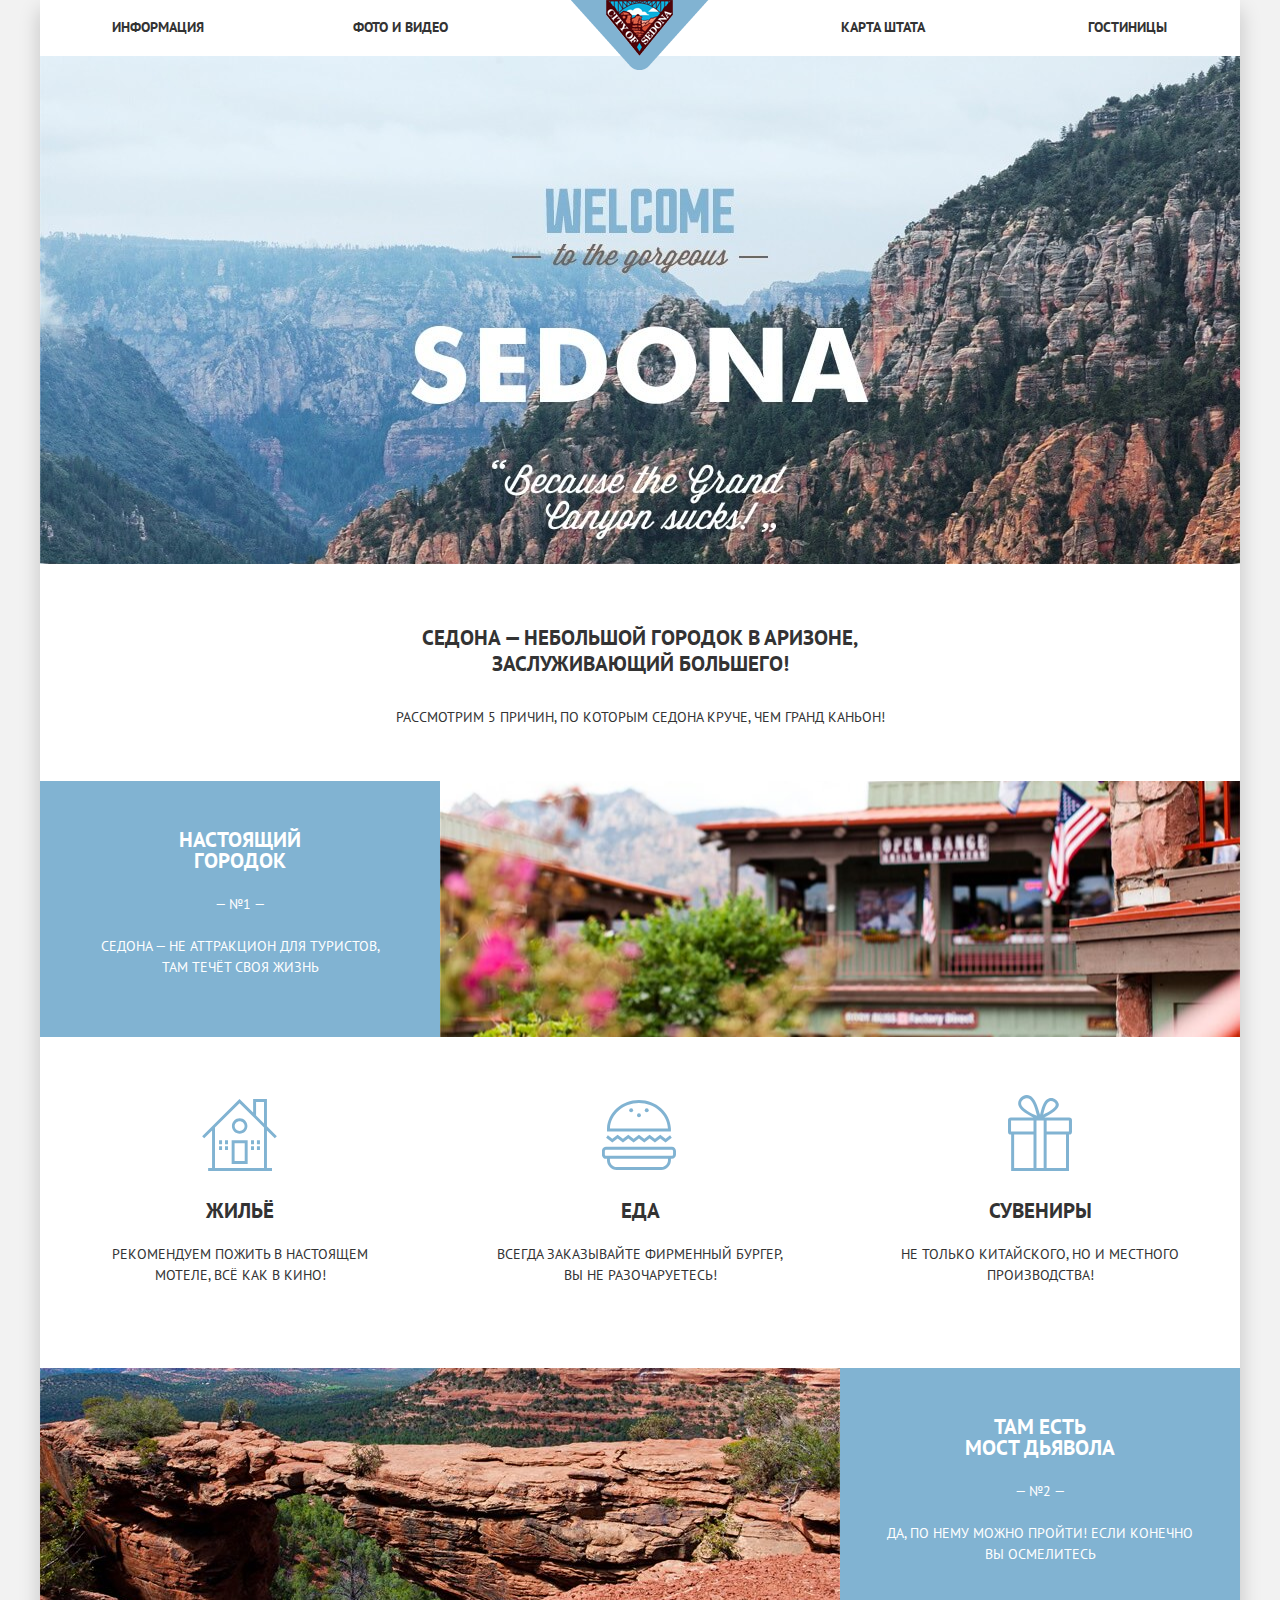
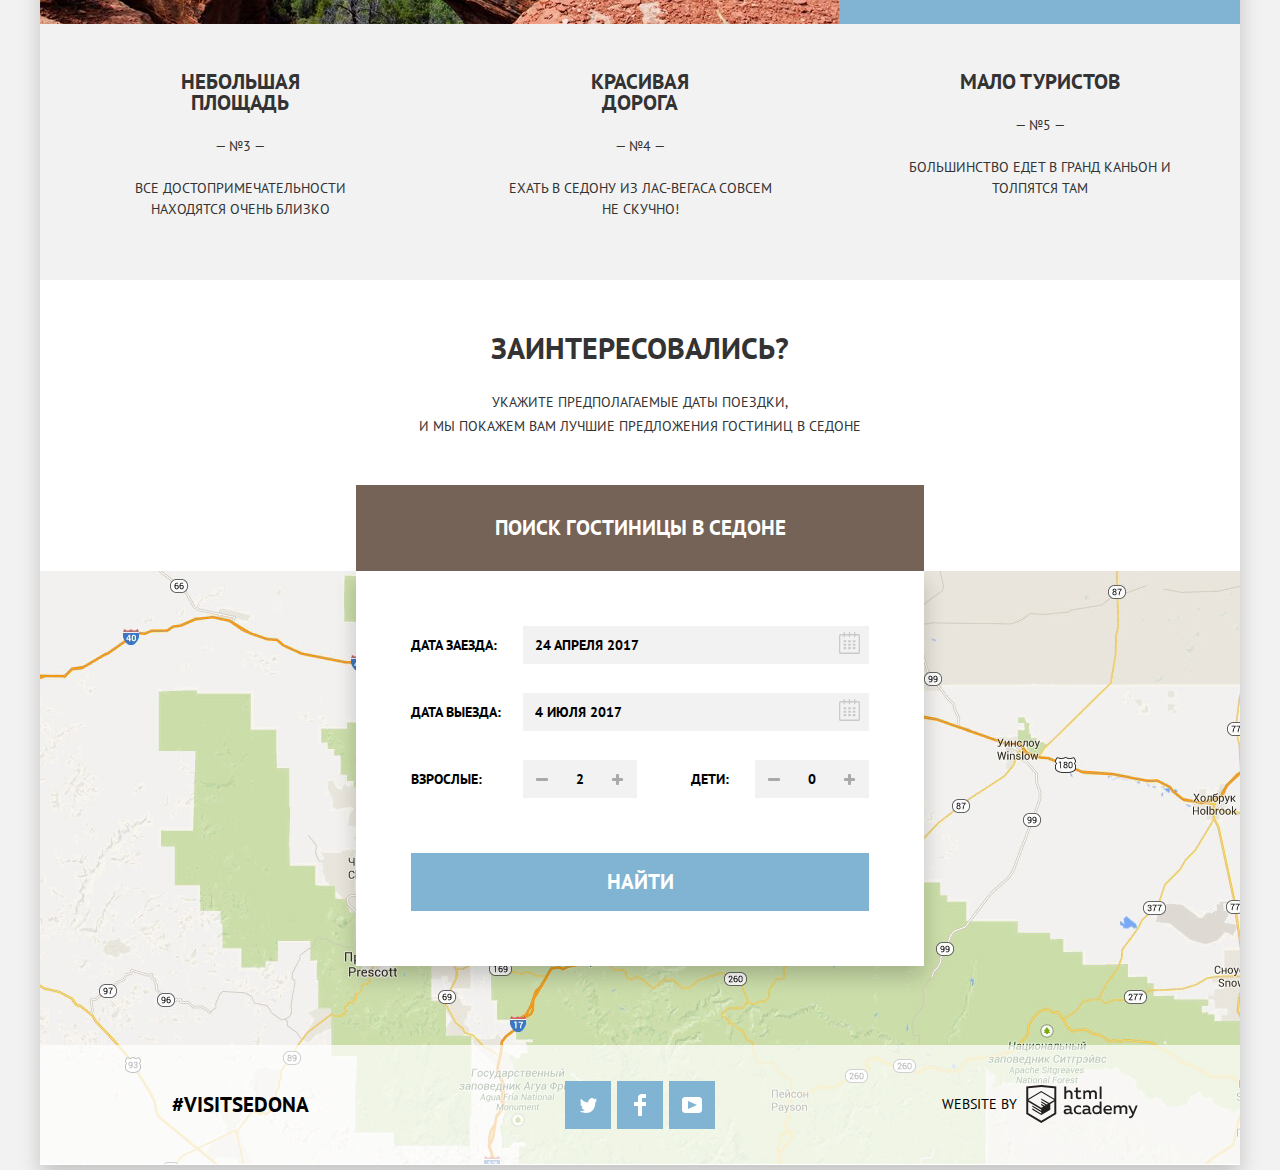
<file: index.html>
<!DOCTYPE html>
<html lang="ru">

<head>
  <meta charset="utf-8">
  <title>Главная &mdash; &laquo;Седона&raquo;</title>
  <link href="https://fonts.googleapis.com/css?family=PT+Sans:400,700&amp;subset=latin,cyrillic" rel="stylesheet" type="text/css">
  <link href="css/normalize.min.css" rel="stylesheet">
  <link href="css/style.css" rel="stylesheet">
</head>

<body>
  <div class="container">
    <header class="main-header">
      <nav class="main-navigation">
        <a class="main-header-logo">
          <img src="img/navigation-logo.png" width="138" height="70" alt="Sedona">
        </a>
        <ul class="site-navigation">
          <li class="site-navigation-item site-navigation-item-info">
            <a class="site-navigation-link" href="#">Информация</a>
          </li>
          <li class="site-navigation-item site-navigation-item-photo-and-video">
            <a class="site-navigation-link" href="#">Фото и видео</a>
          </li>
          <li class="site-navigation-item site-navigation-item-map">
            <a class="site-navigation-link" href="#">Карта штата</a>
          </li>
          <li class="site-navigation-item site-navigation-item-hotels">
            <a class="site-navigation-link" href="catalog.html">Гостиницы</a>
          </li>
        </ul>
      </nav>
    </header>
    <main>
      <div class="promo">
        <h1 class="visually-hidden">Sedona</h1>
      </div>
      <section class="intro">
        <div class="intro-wrapper">
          <h2 class="intro-title">Седона &mdash; небольшой городок в аризоне, заслуживающий большего!</h2>
          <p class="intro-text">Рассмотрим 5 причин, по которым седона круче, чем гранд каньон!</p>
        </div>
      </section>
      <section class="features">
        <div class="features-wrapper city">
          <h2 class="features-title">Настоящий городок</h2>
          <span>&mdash; №1 &mdash;</span>
          <p class="features-text">Седона &mdash; не аттракцион для туристов, там течёт своя жизнь</p>
        </div>
        <div class="city-poster">
          <img src="img/this-town.jpg" width="800" height="256" alt="Изображение города">
        </div>
      </section>
      <section class="goods-and-services">
        <ul class="goods-and-services-list">
          <li class="goods-and-services-item contains-icon-housing">
            <h2 class="goods-and-services-item-title">Жильё</h2>
            <p class="goods-and-services-item-text">Рекомендуем пожить в настоящем мотеле, всё как в кино!</p>
          </li>
          <li class="goods-and-services-item contains-icon-food">
            <h2 class="goods-and-services-item-title">Еда</h2>
            <p class="goods-and-services-item-text">Всегда заказывайте фирменный бургер, вы не разочаруетесь!</p>
          </li>
          <li class="goods-and-services-item contains-icon-souvenirs">
            <h2 class="goods-and-services-item-title">Сувениры</h2>
            <p class="goods-and-services-item-text">Не только китайского, но и местного производства!</p>
          </li>
        </ul>
      </section>
      <section class="features">
        <div class="bridge-poster">
          <img src="img/devil's-bridge.jpg" width="800" height="256" alt="Изображение моста">
        </div>
        <div class="features-wrapper bridge">
          <h2 class="features-title">Там есть<br> мост дьявола</h2>
          <span>&mdash; №2 &mdash;</span>
          <p class="features-text">Да, по нему можно пройти! Если конечно вы осмелитесь</p>
        </div>
      </section>
      <section class="more-features">
        <ul class="more-features-list">
          <li class="more-features-item">
            <h2 class="more-features-item-title">Небольшая площадь</h2>
            <span>&mdash; №3 &mdash;</span>
            <p class="more-features-item-text">Все достопримечательности находятся очень близко</p>
          </li>
          <li class="more-features-item">
            <h2 class="more-features-item-title">Красивая дорога</h2>
            <span>&mdash; №4 &mdash;</span>
            <p class="more-features-item-text">Ехать в Седону из Лас-Вегаса совсем не скучно!</p>
          </li>
          <li class="more-features-item">
            <h2 class="more-features-item-title">Мало туристов</h2>
            <span>&mdash; №5 &mdash;</span>
            <p class="more-features-item-text">Большинство едет в Гранд Каньон и толпятся там</p>
          </li>
        </ul>
      </section>
      <section class="order">
        <div class="order-info">
          <h2 class="order-title">Заинтересовались?</h2>
          <p class="order-text">Укажите предполагаемые даты поездки,
            <br> и мы покажем вам лучшие предложения гостиниц в седоне</p>
        </div>
        <div class="order-map-wrapper">
          <div class="order-form-wrapper">
            <button class="order-open-btn btn btn-top btn-action" type="button" name="search-open">Поиск гостиницы в Седоне</button>
            <form class="order-form" action="https://echo.htmlacademy.ru" method="get">
              <div class="order-form-row">
                <label class="order-form-label" for="check-in">Дата заезда:</label>
                <div class="order-form-input-wrapper order-form-input-wrapper-calendar">
                  <input class="order-form-input" type="text" placeholder="24 апреля 2017" id="check-in" name="check-in">
                  <button class="order-form-calendar-btn" type="button" name="calendar" aria-label="Выбор даты заезда с помощью календаря">
                    <svg class="order-form-calendar-icon" xmlns="http://www.w3.org/2000/svg" width="21" height="22" viewBox="0 0 21 22">
                      <path d="M19.25 2.025h-2.844V.648c0-.38-.294-.69-.656-.69-.363 0-.656.31-.656.69v1.377h-3.938V.648c0-.38-.294-.69-.655-.69-.362 0-.656.31-.656.69v1.377H5.906V.648c0-.38-.294-.69-.656-.69-.363 0-.657.31-.657.69v1.377H1.75C.784 2.025 0 2.847 0 3.862v16.302C0 21.18.784 22 1.75 22h17.5c.967 0 1.75-.82 1.75-1.836V3.862c0-1.015-.783-1.837-1.75-1.837zm.438 18.14c0 .252-.195.458-.437.458H1.75c-.24 0-.438-.206-.438-.46v-16.3c0-.254.196-.46.438-.46h2.844V4.78c0 .382.294.69.657.69.363 0 .657-.308.657-.69V3.404h3.938V4.78c0 .382.294.69.657.69.36 0 .655-.308.655-.69V3.404h3.938V4.78c0 .382.293.69.656.69.363 0 .657-.308.657-.69V3.404h2.845c.24 0 .437.206.437.46v16.3z" />
                      <path d="M4.594 8.225H7.22v2.066H4.593zM4.594 11.668H7.22v2.067H4.593zM4.594 15.112H7.22v2.066H4.593zM9.188 15.112h2.625v2.066H9.188zM9.188 11.668h2.625v2.067H9.188zM9.188 8.225h2.625v2.066H9.188zM13.78 15.112h2.626v2.066H13.78zM13.78 11.668h2.626v2.067H13.78zM13.78 8.225h2.626v2.066H13.78z" />
                    </svg>
                  </button>
                </div>
              </div>
              <div class="order-form-row">
                <label class="order-form-label" for="check-out">Дата выезда:</label>
                <div class="order-form-input-wrapper order-form-input-wrapper-calendar">
                  <input class="order-form-input" type="text" placeholder="4 июля 2017" id="check-out" name="check-out">
                  <button class="order-form-calendar-btn" type="button" name="calendar" aria-label="Выбор даты выезда с помощью календаря">
                    <svg class="order-form-calendar-icon" xmlns="http://www.w3.org/2000/svg" width="21" height="22" viewBox="0 0 21 22">
                      <path d="M19.25 2.025h-2.844V.648c0-.38-.294-.69-.656-.69-.363 0-.656.31-.656.69v1.377h-3.938V.648c0-.38-.294-.69-.655-.69-.362 0-.656.31-.656.69v1.377H5.906V.648c0-.38-.294-.69-.656-.69-.363 0-.657.31-.657.69v1.377H1.75C.784 2.025 0 2.847 0 3.862v16.302C0 21.18.784 22 1.75 22h17.5c.967 0 1.75-.82 1.75-1.836V3.862c0-1.015-.783-1.837-1.75-1.837zm.438 18.14c0 .252-.195.458-.437.458H1.75c-.24 0-.438-.206-.438-.46v-16.3c0-.254.196-.46.438-.46h2.844V4.78c0 .382.294.69.657.69.363 0 .657-.308.657-.69V3.404h3.938V4.78c0 .382.294.69.657.69.36 0 .655-.308.655-.69V3.404h3.938V4.78c0 .382.293.69.656.69.363 0 .657-.308.657-.69V3.404h2.845c.24 0 .437.206.437.46v16.3z" />
                      <path d="M4.594 8.225H7.22v2.066H4.593zM4.594 11.668H7.22v2.067H4.593zM4.594 15.112H7.22v2.066H4.593zM9.188 15.112h2.625v2.066H9.188zM9.188 11.668h2.625v2.067H9.188zM9.188 8.225h2.625v2.066H9.188zM13.78 15.112h2.626v2.066H13.78zM13.78 11.668h2.626v2.067H13.78zM13.78 8.225h2.626v2.066H13.78z" />
                    </svg>
                  </button>
                </div>
              </div>
              <div class="order-form-row order-form-row-columns">
                <div class="order-form-column order-form-column-1">
                  <label class="order-form-label" for="adults">Взрослые:</label>
                  <div class="order-form-input-wrapper order-form-input-wrapper-counter">
                    <button class="order-form-input-control order-form-input-control-decrease" type="button">
                      <span class="visually-hidden">Увеличить</span>
                    </button>
                    <input class="order-form-input" type="text" value="2" id="adults" name="adults">
                    <button class="order-form-input-control order-form-input-control-increase" type="button">
                      <span class="visually-hidden">Уменьшить</span>
                    </button>
                  </div>
                </div>
                <div class="order-form-column order-form-column-2">
                  <label class="order-form-label" for="children">Дети:</label>
                  <div class="order-form-input-wrapper order-form-input-wrapper-counter">
                    <button class="order-form-input-control order-form-input-control-decrease" type="button">
                      <span class="visually-hidden">Увеличить</span>
                    </button>
                    <input class="order-form-input" type="text" value="0" id="children" name="kids">
                    <button class="order-form-input-control order-form-input-control-increase" type="button">
                      <span class="visually-hidden">Уменьшить</span>
                    </button>
                  </div>
                </div>
              </div>
              <button class="order-form-submit btn btn-lower" type="submit" name="search-submit">Найти</button>
            </form>
          </div>
          <section class="map">
            <h2 class="visually-hidden">Расположение Седоны на карте</h2>
            <img class="image-of-map" src="img/map.jpg" width="1200" height="593" alt="Седона на карте">
            <div class="map-content">
              <span class="visually-hidden">Расположение Седоны на карте</span>
              <iframe src="https://www.google.com/maps/embed?pb=!1m18!1m12!1m3!1d13094.228363493972!2d-111.76162156629346!3d34.86735470447219!2m3!1f0!2f0!3f0!3m2!1i1024!2i768!4f13.1!3m3!1m2!1s0x872da132f942b00d%3A0x5548c523fa6c8efd!2z0KHQtdC00L7QvdCwLCDQkNGA0LjQt9C-0L3QsCwg0KHQqNCQ!5e0!3m2!1sru!2sru!4v1418053046776" width="1200" height="600" style="border:0"></iframe>
            </div>
          </section>
        </div>
      </section>
    </main>
    <footer class="main-footer">
      <div class="homepage-footer">
        <section class="footer-tag">
          <span class="hashtag">#visitsedona</span>
        </section>
        <section class="footer-social">
          <ul class="social-list">
            <li class="social-list-item">
              <a class="social-link social-link-twitter" href="#">
              <span class="visually-hidden">Твиттер</span>
            </a>
            </li>
            <li class="social-list-item">
              <a class="social-link social-link-facebook" href="#">
              <span class="visually-hidden">Фейсбук</span>
            </a>
            </li>
            <li class="social-list-item">
              <a class="social-link social-link-youtube" href="#">
              <span class="visually-hidden">Ютуб</span>
            </a>
            </li>
          </ul>
        </section>
        <section class="footer-copyright">
          <div class="footer-copyright-wrapper">
            <span class="footer-copyright-text">website by</span>
            <a class="htmlacademy-logo footer-copyright-logo-link" href="https://htmlacademy.ru/intensive/htmlcss" aria-label="Переход на сайт разработчика сайта Седоны">
              <svg class="footer-copyright-logo" id="Layer_1" data-name="Layer 1" xmlns="http://www.w3.org/2000/svg" viewBox="0 0 108.08 36.85">
                <title>logo-htmlacademy-small1</title>
                <path d="M44.61,26.88a2,2,0,0,0,.55-0.1v1.33a3.25,3.25,0,0,1-1.18.21,1.67,1.67,0,0,1-1.67-1,4.84,4.84,0,0,1-3.14,1.08c-1.51,0-2.91-.83-2.91-2.55,0-2.13,2-2.79,3.71-2.79a11.08,11.08,0,0,1,2.17.25v-0.3c0-1-.76-1.77-2.19-1.77a7.42,7.42,0,0,0-3,.64v-1.7a10.21,10.21,0,0,1,3.19-.55c2.36,0,3.81,1.12,3.81,3.65v3a0.54,0.54,0,0,0,.49.59h0.17Zm-6.44-1.13A1.35,1.35,0,0,0,39.63,27h0.11a3.39,3.39,0,0,0,2.41-1V24.58a9.72,9.72,0,0,0-1.81-.21c-1,0-2.16.33-2.16,1.38h0Zm12.36-6.11a5,5,0,0,1,2.57.64V22a4.08,4.08,0,0,0-2.3-.7,2.75,2.75,0,1,0,0,5.49,5,5,0,0,0,2.43-.64v1.71a6.27,6.27,0,0,1-2.76.57A4.21,4.21,0,0,1,46,24.51q0-.21,0-0.41a4.32,4.32,0,0,1,4.18-4.46h0.38Zm12.17,7.24a2,2,0,0,0,.55-0.1v1.33a3.25,3.25,0,0,1-1.18.21,1.67,1.67,0,0,1-1.67-1,4.84,4.84,0,0,1-3.14,1.08c-1.51,0-2.91-.83-2.91-2.55,0-2.13,2-2.79,3.71-2.79a11.08,11.08,0,0,1,2.17.25v-0.3c0-1-.76-1.77-2.19-1.77a7.42,7.42,0,0,0-3,.64v-1.7a10.21,10.21,0,0,1,3.19-.55c2.36,0,3.81,1.12,3.81,3.65v3a0.54,0.54,0,0,0,.49.59h0.17Zm-6.44-1.13A1.35,1.35,0,0,0,57.73,27h0.11a3.39,3.39,0,0,0,2.41-1V24.58a9.72,9.72,0,0,0-1.81-.21c-1.06,0-2.16.33-2.16,1.38h0ZM73,16V28.2H71.35V26.88a3.88,3.88,0,0,1-3.19,1.54,4.4,4.4,0,0,1,0-8.78,3.81,3.81,0,0,1,3,1.3V16H73Zm-4.53,5.22a2.76,2.76,0,1,0,0,5.52A2.86,2.86,0,0,0,71.15,25V23A2.91,2.91,0,0,0,68.49,21.27ZM79,19.64c3.31,0,4.46,2.68,3.92,5.09H76.7c0.21,1.5,1.67,2.11,3.19,2.11a6.11,6.11,0,0,0,2.64-.59v1.6a7.14,7.14,0,0,1-3,.57C77,28.42,74.78,27,74.78,24a4.18,4.18,0,0,1,4-4.39H79Zm0.09,1.54a2.28,2.28,0,0,0-2.44,2.1v0.06H81.3A2,2,0,0,0,79.13,21.18Zm5.73,7V19.87h1.65v1a3.81,3.81,0,0,1,2.78-1.27A2.86,2.86,0,0,1,91.89,21a4.12,4.12,0,0,1,2.91-1.33A3.06,3.06,0,0,1,98,23V28.2h-1.9V23.05a1.59,1.59,0,0,0-1.42-1.75H94.42a2.8,2.8,0,0,0-2.07,1.12V28.2h-1.9V23.05A1.59,1.59,0,0,0,89,21.31H88.8a3,3,0,0,0-2.21,1.29v5.63H84.86Zm21.31-8.33h1.9l-3.91,9.46c-0.9,2.17-2.09,2.86-3.35,2.86a4.76,4.76,0,0,1-1.1-.14V30.46a2.86,2.86,0,0,0,.85.12c0.9,0,1.58-.64,2.07-1.9l0.17-.42-4-8.4h2l2.86,6.29ZM38.73,1.46V6.22a3.81,3.81,0,0,1,2.7-1.14,3.25,3.25,0,0,1,3.44,3.4v5.15H43V8.72a1.81,1.81,0,0,0-1.61-2h-0.3a2.93,2.93,0,0,0-2.32,1.39v5.52h-1.9V1.46h1.9ZM49.94,2.31v3h3V6.91h-3v3.81c0,1.1.5,1.46,1.58,1.46a4.49,4.49,0,0,0,1.69-.33v1.6A6.8,6.8,0,0,1,51,13.8a2.55,2.55,0,0,1-2.86-2.74V6.89H46.58V5.26h1.5V2.74Zm5.4,11.31V5.28H57v1A3.81,3.81,0,0,1,59.77,5a2.86,2.86,0,0,1,2.6,1.33A4.12,4.12,0,0,1,65.28,5,3.06,3.06,0,0,1,68.44,8.4v5.21h-1.9V8.46a1.59,1.59,0,0,0-1.42-1.75H64.89a2.8,2.8,0,0,0-2.07,1.12v5.78h-1.9V8.46A1.59,1.59,0,0,0,59.5,6.71H59.27A3,3,0,0,0,57.06,8v5.63H55.34ZM71.17,1.45H73V13.6H71.17V1.45ZM14.71,0H14.55L0,1.54V28.21l14.55,8.66,14.55-8.66V1.54Zm12.5,27.1L14.55,34.64,1.9,27.12V16.18l12.59,7.5V25L5.86,19.9v1.31l8.68,5.21v1.39L5.87,22.65V24l8.68,5.21,8.75-5.24V18.31L27.2,16V27.12Zm0-12.53-3.48,2-1.6,1L14.51,13v1.31L21,18.23H21l-0.14.09-1,.54-5.37-3.2V17l4.24,2.52-1,.67-3.2-1.9v1.31l2.1,1.24L14.5,22.1,2,14.65,14.51,7.11Zm0-1.32L14.49,5.76,1.91,13.25v-10L14.56,1.92,27.21,3.25v10h0Z"></path>
              </svg>
            </a>
          </div>
        </section>
      </div>
    </footer>
  </div>
  <script type="text/javascript" src="js/script.js"></script>
</body>

</html>
</file>
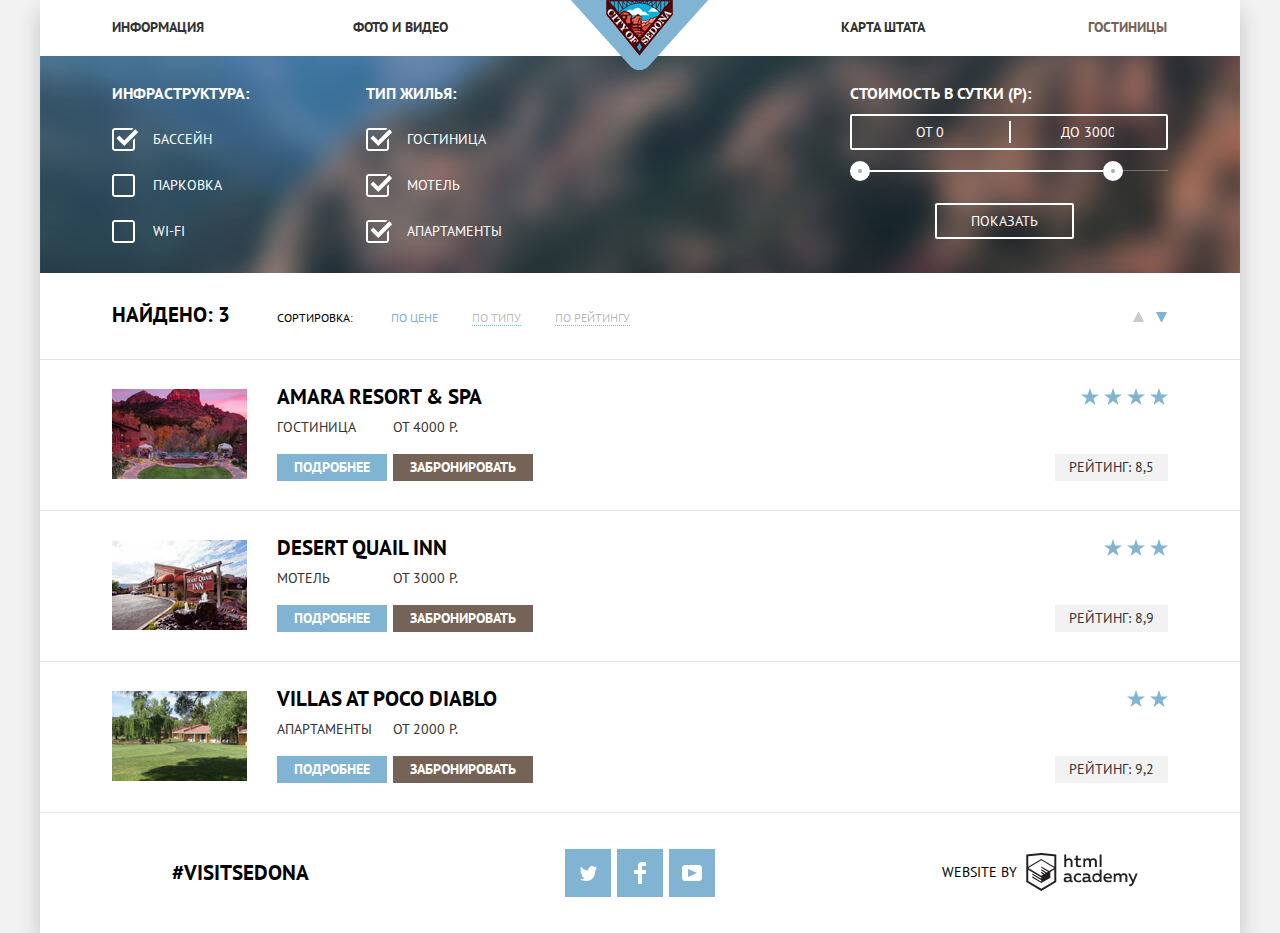
<file: catalog.html>
<!DOCTYPE html>
<html lang="ru">

<head>
  <meta charset="utf-8">
  <title>Гостиницы &ndash; &laquo;Седона&raquo;</title>
  <link href="https://fonts.googleapis.com/css?family=PT+Sans:400,700&amp;subset=latin,cyrillic" rel="stylesheet" type="text/css">
  <link href="css/normalize.min.css" rel="stylesheet">
  <link href="css/style.min.css" rel="stylesheet">
</head>

<body>
  <div class="container">
    <header class="main-header">
      <nav class="main-navigation">
        <a class="main-header-logo" href="index.html">
          <img src="img/navigation-logo.png" width="138" height="70" alt="Sedona">
        </a>
        <ul class="site-navigation">
          <li class="site-navigation-item site-navigation-item-info">
            <a class="site-navigation-link" href="#">Информация</a>
          </li>
          <li class="site-navigation-item site-navigation-item-photo-and-video">
            <a class="site-navigation-link" href="#">Фото и видео</a>
          </li>
          <li class="site-navigation-item site-navigation-item-map">
            <a class="site-navigation-link" href="#">Карта штата</a>
          </li>
          <li class="site-navigation-item site-navigation-item-hotels">
            <a class="site-navigation-link site-navigation-link-active">Гостиницы</a>
          </li>
        </ul>
      </nav>
    </header>
    <main>
      <section class="filters">
        <h2 class="visually-hidden">Фильтр поиска жилья в Седоне</h2>
        <form class="filter-form" action="https://echo.htmlacademy.ru" method="get">
          <div class="filter-form-layout">
            <div class="filter-form-search-type">
              <fieldset class="filter-form-set-of-services">
                <legend class="filter-form-title">Инфраструктура:</legend>
                <ul class="filter-form-list">
                  <li class="filter-form-item">
                    <input class="visually-hidden filter-input-checkbox" id="filter-swimming-pool" type="checkbox" name="the-filter-of-option" value="swimming-pool" checked>
                    <label class="filter-input-checkbox-title" for="filter-swimming-pool" tabindex="1">
                      <span class="filter-form-text">Бассейн</span>
                    </label>
                  </li>
                  <li class="filter-form-item">
                    <input class="visually-hidden filter-input-checkbox" id="filter-parking" type="checkbox" name="the-filter-of-option" value="parking">
                    <label class="filter-input-checkbox-title" for="filter-parking" tabindex="2">
                      <span class="filter-form-text">Парковка</span>
                    </label>
                  </li>
                  <li class="filter-form-item">
                    <input class="visually-hidden filter-input-checkbox" id="filter-wi-fi" type="checkbox" name="the-filter-of-option" value="wi-fi">
                    <label class="filter-input-checkbox-title" for="filter-wi-fi" tabindex="3">
                      <span class="filter-form-text">Wi-Fi</span>
                    </label>
                  </li>
                </ul>
              </fieldset>
            </div>
            <div class="filter-form-search-type">
              <fieldset class="filter-form-set-of-services">
                <legend class="filter-form-title">Тип жилья:</legend>
                <ul class="filter-form-list">
                  <li class="filter-form-item">
                    <input class="visually-hidden filter-input-checkbox" id="filter-hotel" type="checkbox" name="the-filter-of-option" value="hotel" checked>
                    <label class="filter-input-checkbox-title" for="filter-hotel" tabindex="4">
                      <span class="filter-form-text">Гостиница</span>
                    </label>
                  </li>
                  <li class="filter-form-item">
                    <input class="visually-hidden filter-input-checkbox" id="filter-motel" type="checkbox" name="the-filter-of-option" value="motel" checked>
                    <label class="filter-input-checkbox-title" for="filter-motel" tabindex="5">
                      <span class="filter-form-text">Мотель</span>
                    </label>
                  </li>
                  <li class="filter-form-item">
                    <input class="visually-hidden filter-input-checkbox" id="filter-apartments" type="checkbox" name="the-filter-of-option" value="apartments" checked>
                    <label class="filter-input-checkbox-title" for="filter-apartments" tabindex="6">
                      <span class="filter-form-text">Апартаменты</span>
                    </label>
                  </li>
                </ul>
              </fieldset>
            </div>
            <div class="filter-form-price">
              <fieldset class="filter-range">
                <legend class="filter-range-title">Стоимость в сутки (p):</legend>
                <div class="price-controls">
                  <label class="filter-price-label">
                    От
                    <input class="filter-price-input min-price" type="text" name="min-price-input" value="0">
                  </label>
                  <label class="filter-price-label">
                    До
                    <input class="filter-price-input max-price" type="text" name="max-price-input" value="3000">
                  </label>
                </div>
                <div class="range-controls">
                  <div class="filter-price-scale">
                    <div class="filter-price-scale-value"></div>
                  </div>
                  <span class="range-toggle range-toggle-min" tabindex="0">Минимум</span>
                  <span class="range-toggle range-toggle-max" tabindex="0">Максимум</span>
                </div>
              </fieldset>
              <div class="filter-show">
                <button class="btn-transparent" type="submit" name="search-show">Показать</button>
              </div>
            </div>
          </div>
        </form>
      </section>
      <section class="housing-search-result">
        <section class="caption-query-result">
          <div class="search">
            <div class="caption-query-result-title">
              Найдено:
              <span>3</span>
            </div>
          </div>
          <div class="caption-query-result-types">
            <ul class="caption-query-result-list">
              <li class="caption-query-result-list-title">Сортировка:</li>
              <li class="caption-query-result-list-item">
                <a class="caption-query-result-list-link caption-query-result-list-link-active" href="#">По цене</a>
              </li>
              <li class="caption-query-result-list-item">
                <a class="caption-query-result-list-link" href="#">По типу</a>
              </li>
              <li class="caption-query-result-list-item">
                <a class="caption-query-result-list-link" href="#">По рейтингу</a>
              </li>
            </ul>
          </div>
          <div class="selector">
            <ul class="selector-list">
              <li class="selector-list-item">
                <a class="selector-list-link selector-list-link-up" href="#">Сортировка по возрастанию</a>
              </li>
              <li class="selector-list-item">
                <a class="selector-list-link selector-list-link-down selector-list-link-active" href="#">Сортировка по убыванию</a>
              </li>
            </ul>
          </div>
        </section>
        <h2 class="visually-hidden">Перечень жилья в Седоне</h2>
        <ul class="content-query-result">
          <li class="content-query-result-item">
            <div class="housing-poster">
              <img src="img/amara-resort-&amp;-spa.jpg" width="135" height="90" alt="Amara Resort &amp; Spa">
            </div>
            <div>
              <a class="the-name-of-the-hotel" href="#">Amara Resort &amp; Spa</a>
              <div class="housing-info">
                <div class="housing-type">Гостиница</div>
                <div class="housing-price">от 4000 p.</div>
              </div>
              <div class="housing-links">
                <a class="view-button btn" href="#">Подробнее</a>
                <a class="book-button btn btn-action" href="#">Забронировать</a>
              </div>
            </div>
            <div class="rating-item">
              <span class="stars-count" aria-label="4*">
                <span class="star">*</span>
                <span class="star">*</span>
                <span class="star">*</span>
                <span class="star">*</span>
              </span>
              <span class="rating">Рейтинг: 8,5</span>
            </div>
          </li>
          <li class="content-query-result-item">
            <div class="housing-poster">
              <img src="img/desert-quail-inn.jpg" width="135" height="90" alt="Desert Quail Inn">
            </div>
            <div>
              <a class="the-name-of-the-hotel" href="#">Desert Quail Inn</a>
              <div class="housing-info">
                <div class="housing-type">Мотель</div>
                <div class="housing-price">от 3000 p.</div>
              </div>
              <div class="housing-links">
                <a class="view-button btn" href="#">Подробнее</a>
                <a class="book-button btn btn-action" href="#">Забронировать</a>
              </div>
            </div>
            <div class="rating-item">
              <span class="stars-count" aria-label="3*">
                <span class="star">*</span>
                <span class="star">*</span>
                <span class="star">*</span>
              </span>
              <span class="rating">Рейтинг: 8,9</span>
            </div>
          </li>
          <li class="content-query-result-item">
            <div class="housing-poster">
              <img src="img/villas-at-poco-diablo.jpg" width="135" height="90" alt="Villas At Poco Diablo">
            </div>
            <div>
              <a class="the-name-of-the-hotel" href="#">Villas At Poco Diablo</a>
              <div class="housing-info">
                <div class="housing-type">Апартаменты</div>
                <div class="housing-price">от 2000 p.</div>
              </div>
              <div class="housing-links">
                <a class="view-button btn" href="#">Подробнее</a>
                <a class="book-button btn btn-action" href="#">Забронировать</a>
              </div>
            </div>
            <div class="rating-item">
              <span class="stars-count" aria-label="2*">
                <span class="star">*</span>
                <span class="star">*</span>
              </span>
              <span class="rating">Рейтинг: 9,2</span>
            </div>
          </li>
        </ul>
      </section>
    </main>
    <footer class="main-footer">
      <div class="catalog-footer">
        <section class="footer-tag">
          <a class="hashtag" href="#">#visitsedona</a>
        </section>
        <section class="footer-social">
          <ul class="social-list">
            <li class="social-list-item">
              <a class="social-link social-link-twitter" href="#">
              <span class="visually-hidden">Твиттер</span>
            </a>
            </li>
            <li class="social-list-item">
              <a class="social-link social-link-facebook" href="#">
              <span class="visually-hidden">Фейсбук</span>
            </a>
            </li>
            <li class="social-list-item">
              <a class="social-link social-link-youtube" href="#">
              <span class="visually-hidden">Ютуб</span>
            </a>
            </li>
          </ul>
        </section>
        <section class="footer-copyright">
          <div class="footer-copyright-wrapper">
            <span class="footer-copyright-text">website by</span>
            <a class="htmlacademy-logo footer-copyright-logo-link" href="https://htmlacademy.ru/intensive/htmlcss">
              <svg class="footer-copyright-logo" id="Layer_1" data-name="Layer 1" xmlns="http://www.w3.org/2000/svg" viewBox="0 0 108.08 36.85">
                <title>logo-htmlacademy-small1</title>
                <path d="M44.61,26.88a2,2,0,0,0,.55-0.1v1.33a3.25,3.25,0,0,1-1.18.21,1.67,1.67,0,0,1-1.67-1,4.84,4.84,0,0,1-3.14,1.08c-1.51,0-2.91-.83-2.91-2.55,0-2.13,2-2.79,3.71-2.79a11.08,11.08,0,0,1,2.17.25v-0.3c0-1-.76-1.77-2.19-1.77a7.42,7.42,0,0,0-3,.64v-1.7a10.21,10.21,0,0,1,3.19-.55c2.36,0,3.81,1.12,3.81,3.65v3a0.54,0.54,0,0,0,.49.59h0.17Zm-6.44-1.13A1.35,1.35,0,0,0,39.63,27h0.11a3.39,3.39,0,0,0,2.41-1V24.58a9.72,9.72,0,0,0-1.81-.21c-1,0-2.16.33-2.16,1.38h0Zm12.36-6.11a5,5,0,0,1,2.57.64V22a4.08,4.08,0,0,0-2.3-.7,2.75,2.75,0,1,0,0,5.49,5,5,0,0,0,2.43-.64v1.71a6.27,6.27,0,0,1-2.76.57A4.21,4.21,0,0,1,46,24.51q0-.21,0-0.41a4.32,4.32,0,0,1,4.18-4.46h0.38Zm12.17,7.24a2,2,0,0,0,.55-0.1v1.33a3.25,3.25,0,0,1-1.18.21,1.67,1.67,0,0,1-1.67-1,4.84,4.84,0,0,1-3.14,1.08c-1.51,0-2.91-.83-2.91-2.55,0-2.13,2-2.79,3.71-2.79a11.08,11.08,0,0,1,2.17.25v-0.3c0-1-.76-1.77-2.19-1.77a7.42,7.42,0,0,0-3,.64v-1.7a10.21,10.21,0,0,1,3.19-.55c2.36,0,3.81,1.12,3.81,3.65v3a0.54,0.54,0,0,0,.49.59h0.17Zm-6.44-1.13A1.35,1.35,0,0,0,57.73,27h0.11a3.39,3.39,0,0,0,2.41-1V24.58a9.72,9.72,0,0,0-1.81-.21c-1.06,0-2.16.33-2.16,1.38h0ZM73,16V28.2H71.35V26.88a3.88,3.88,0,0,1-3.19,1.54,4.4,4.4,0,0,1,0-8.78,3.81,3.81,0,0,1,3,1.3V16H73Zm-4.53,5.22a2.76,2.76,0,1,0,0,5.52A2.86,2.86,0,0,0,71.15,25V23A2.91,2.91,0,0,0,68.49,21.27ZM79,19.64c3.31,0,4.46,2.68,3.92,5.09H76.7c0.21,1.5,1.67,2.11,3.19,2.11a6.11,6.11,0,0,0,2.64-.59v1.6a7.14,7.14,0,0,1-3,.57C77,28.42,74.78,27,74.78,24a4.18,4.18,0,0,1,4-4.39H79Zm0.09,1.54a2.28,2.28,0,0,0-2.44,2.1v0.06H81.3A2,2,0,0,0,79.13,21.18Zm5.73,7V19.87h1.65v1a3.81,3.81,0,0,1,2.78-1.27A2.86,2.86,0,0,1,91.89,21a4.12,4.12,0,0,1,2.91-1.33A3.06,3.06,0,0,1,98,23V28.2h-1.9V23.05a1.59,1.59,0,0,0-1.42-1.75H94.42a2.8,2.8,0,0,0-2.07,1.12V28.2h-1.9V23.05A1.59,1.59,0,0,0,89,21.31H88.8a3,3,0,0,0-2.21,1.29v5.63H84.86Zm21.31-8.33h1.9l-3.91,9.46c-0.9,2.17-2.09,2.86-3.35,2.86a4.76,4.76,0,0,1-1.1-.14V30.46a2.86,2.86,0,0,0,.85.12c0.9,0,1.58-.64,2.07-1.9l0.17-.42-4-8.4h2l2.86,6.29ZM38.73,1.46V6.22a3.81,3.81,0,0,1,2.7-1.14,3.25,3.25,0,0,1,3.44,3.4v5.15H43V8.72a1.81,1.81,0,0,0-1.61-2h-0.3a2.93,2.93,0,0,0-2.32,1.39v5.52h-1.9V1.46h1.9ZM49.94,2.31v3h3V6.91h-3v3.81c0,1.1.5,1.46,1.58,1.46a4.49,4.49,0,0,0,1.69-.33v1.6A6.8,6.8,0,0,1,51,13.8a2.55,2.55,0,0,1-2.86-2.74V6.89H46.58V5.26h1.5V2.74Zm5.4,11.31V5.28H57v1A3.81,3.81,0,0,1,59.77,5a2.86,2.86,0,0,1,2.6,1.33A4.12,4.12,0,0,1,65.28,5,3.06,3.06,0,0,1,68.44,8.4v5.21h-1.9V8.46a1.59,1.59,0,0,0-1.42-1.75H64.89a2.8,2.8,0,0,0-2.07,1.12v5.78h-1.9V8.46A1.59,1.59,0,0,0,59.5,6.71H59.27A3,3,0,0,0,57.06,8v5.63H55.34ZM71.17,1.45H73V13.6H71.17V1.45ZM14.71,0H14.55L0,1.54V28.21l14.55,8.66,14.55-8.66V1.54Zm12.5,27.1L14.55,34.64,1.9,27.12V16.18l12.59,7.5V25L5.86,19.9v1.31l8.68,5.21v1.39L5.87,22.65V24l8.68,5.21,8.75-5.24V18.31L27.2,16V27.12Zm0-12.53-3.48,2-1.6,1L14.51,13v1.31L21,18.23H21l-0.14.09-1,.54-5.37-3.2V17l4.24,2.52-1,.67-3.2-1.9v1.31l2.1,1.24L14.5,22.1,2,14.65,14.51,7.11Zm0-1.32L14.49,5.76,1.91,13.25v-10L14.56,1.92,27.21,3.25v10h0Z"></path>
              </svg>
            </a>
          </div>
        </section>
      </div>
    </footer>
  </div>
</body>

</html>
</file>
<file: css/style.css>
html
{
    box-sizing: border-box;
}

*,
*:before,
*:after
{
    box-sizing: inherit;
}

body
{
    font-family: 'PT Sans', Arial, sans-serif;
    font-size: 14px;
    font-weight: 400;
    line-height: 21px;

    margin: 0;
    padding: 0;

    text-transform: uppercase;

    color: rgb(51, 51, 51);
    background-color: rgb(242, 242, 242);
}

img
{
    height: auto;
}

.container
{
    position: relative;

    width: 1200px;
    margin-right: auto;
    margin-left: auto;

    background-color: rgb(255, 255, 255);
    box-shadow: 0 10px 20px 0 rgba(0, 1, 1, .2);
}

a
{
    text-decoration: none;
}

.visually-hidden
{
    position: absolute;

    overflow: hidden;
    clip: rect(0 0 0 0);

    width: 1px;
    height: 1px;
    margin: -1px;
    padding: 0;

    border: 0;
}

.main-header
{
    position: relative;
    z-index: 1;

    background-color: rgb(255, 255, 255);
}

.main-navigation
{
    position: relative;
}

.main-header-logo
{
    position: absolute;
    z-index: 1;
    top: 0;
    left: 600px;

    margin-left: -69px;
}

.site-navigation
{
    display: flex;

    height: 56px;
    margin: 0;
    padding: 0;

    list-style: none;
}

.site-navigation-item
{
    width: 300px;
    padding: 14px 0;
}

.site-navigation-item-info
{
    padding-left: 72px;
}

.site-navigation-item-photo-and-video
{
    padding-left: 13px;
}

.site-navigation-item-map
{
    padding-left: 201px;
}

.site-navigation-item-hotels
{
    padding-left: 148px;
}

.site-navigation-link
{
    font-weight: 700;
    line-height: 26px;

    text-decoration: none;

    color: rgb(51, 51, 51);
}

.site-navigation-link-active
{
    color: rgb(118, 99, 87);
}

.site-navigation-link:hover:not(.site-navigation-link-active),
.site-navigation-link:focus
{
    color: rgb(129, 179, 210);
}

.site-navigation-link:active:not(.site-navigation-link-active)
{
    color: rgba(0, 0, 0, .3);
}

.promo
{
    width: 1200px;
    height: 508px;

    background-image: url('../img/index-header-background.jpg');
}

.intro
{
    position: relative;
    z-index: 1;

    padding: 61px 72px 53px;

    text-align: center;

    background-color: rgb(255, 255, 255);
}

.intro-wrapper
{
    max-width: 500px;
    margin-right: auto;
    margin-left: auto;
}

.intro-title
{
    font-size: 21px;
    font-weight: 700;
    line-height: 26px;

    margin: 0 0 30px;
}

.intro-text
{
    margin: 0;
}

.features
{
    position: relative;

    display: flex;
    overflow: hidden;

    min-height: 256px;
}

.features-wrapper
{
    width: 400px;
    min-height: 256px;
    padding: 48px 39px 39px;

    text-align: center;

    color: rgb(255, 255, 255);
    background-color: rgb(129, 179, 210);
}

.city-poster,
.bridge-poster
{
    position: relative;

    width: 800px;
    height: inherit;

    background-color: rgb(129, 179, 210);
}

.city-poster img,
.bridge-poster img
{
    position: absolute;
    top: 123px;
    right: 0;
    left: 0;

    display: block;

    width: 800px;
    height: inherit;

    -webkit-transform: translateY(-50%);

            transform: translateY(-50%);
}

.features-title
{
    font-size: 21px;
    line-height: 21px;

    margin: 0 auto 23px;
}

.features-text
{
    margin-top: 21px;
    margin-bottom: 0;
}

.city .features-title
{
    padding-right: 60px;
    padding-left: 60px;
}

.city .features-text
{
    padding-right: 10px;
    padding-left: 10px;
}

.goods-and-services
{
    padding: 58px 0 82px;
}

.goods-and-services-list
{
    display: flex;

    margin: 0;
    padding: 0;

    list-style: none;
}

.goods-and-services-item
{
    position: relative;

    width: 400px;
    padding-top: 105px;
    padding-right: 48px;
    padding-left: 48px;

    text-align: center;
}

.goods-and-services-item::before
{
    position: absolute;
    left: 200px;

    display: block;

    content: '';
}

.contains-icon-housing::before
{
    top: 4px;

    width: 75px;
    height: 72px;
    margin-left: -38px;

    background: url('../img/icon-1.svg') no-repeat top center;
    background-size: 75px 72px;
}

.contains-icon-food::before
{
    top: 5px;

    width: 74px;
    height: 70px;
    margin-left: -38px;

    background: url('../img/icon-3.svg') no-repeat top center;
    background-size: 74px 70px;
}

.contains-icon-souvenirs::before
{
    top: 0;

    width: 64px;
    height: 76px;
    margin-left: -32px;

    background: url('../img/icon-2.svg') no-repeat top center;
    background-size: 64px 76px;
}

.goods-and-services-item-title
{
    font-size: 21px;
    line-height: 21px;

    max-width: 315px;
    margin: 0 0 23px;

    word-break: break-all;
}

.goods-and-services-item-text
{
    margin: 0;
}

.more-features
{
    padding: 47px 0 60px;

    background-color: rgb(242, 242, 242);
}

.more-features-list
{
    display: flex;

    margin: 0;
    padding: 0;

    list-style: none;
}

.more-features-item
{
    position: relative;

    width: 400px;
    padding-right: 48px;
    padding-left: 48px;

    text-align: center;
}

.more-features-item-title
{
    font-size: 21px;
    line-height: 21px;

    max-width: 160px;
    margin: 0 auto 23px;
}

.more-features-item-text
{
    margin: 21px 0 0;
    padding-right: 20px;
    padding-left: 20px;
}

.order
{
    padding-top: 50px;
}

.order-info
{
    max-width: 460px;
    margin-right: auto;
    margin-left: auto;

    text-align: center;
}

.order-title
{
    font-size: 30px;
    line-height: 36px;

    margin: 0 0 24px;
}

.order-text
{
    line-height: 24px;

    margin: 0;
}

.order-map-wrapper
{
    overflow: hidden;

    margin-top: 47px;
}

.order-form-wrapper
{
    position: relative;

    width: 568px;
    margin-right: auto;
    margin-left: auto;
}

.btn
{
    font-family: inherit;
    font-size: inherit;
    font-weight: 700;
    line-height: inherit;

    display: inline-block;

    padding: 3px 17px;

    text-align: center;
    vertical-align: top;
    text-decoration: none;
    text-transform: uppercase;
    word-break: break-all;

    color: rgb(255, 255, 255);
    border: none;
    background-color: rgb(129, 179, 210);
}

.btn:hover,
.btn:focus
{
    background-color: rgb(102, 158, 192);
}

.btn:active
{
    color: rgba(255, 255, 255, .3);
    background-color: rgb(84, 150, 189);
}

.order-open-btn
{
    position: relative;
    z-index: 2;

    width: 568px;
}

.btn.btn-top
{
    font-size: 21px;
    line-height: 26px;

    padding: 30px 50px;
}

.btn.btn-lower
{
    font-size: 21px;
    line-height: 26px;

    padding: 16px 48px;
}

.order-form
{
    position: absolute;
    z-index: 1;
    top: 100%;
    right: 0;
    left: 0;

    padding: 55px;

    background-color: rgb(255, 255, 255);
    box-shadow: 0 10px 20px rgba(0, 1, 1, .2);
    z-index: 1;
}

.order-form-hide {
    display: block;
  -webkit-animation: formhide 1s forwards;
          animation: formhide 1s forwards;
}

.order-form-show {
    display: block;
  -webkit-animation: formshow 1s forwards;
          animation: formshow 1s forwards;
}

@-webkit-keyframes formshow {
  0% {
    -webkit-transform: translateY(-100%);
            transform: translateY(-100%);
    opacity: 0;
  }

  100% {
    -webkit-transform: translateY(0);
            transform: translateY(0);
    opacity: 1;
  }
}

@keyframes formshow {
  0% {
    -webkit-transform: translateY(-100%);
            transform: translateY(-100%);
    opacity: 0;
  }

  100% {
    -webkit-transform: translateY(0);
            transform: translateY(0);
    opacity: 1;
  }
}

@-webkit-keyframes formhide {
  0% {
    -webkit-transform: translateY(0);
            transform: translateY(0);
  }

  100% {
    -webkit-transform: translateY(-100%);
            transform: translateY(-100%);
    -webkit-box-shadow: none;
            box-shadow: none;
    -webkit-transform-origin: top;
            transform-origin: top;
  }
}

@keyframes formhide {
  0% {
    -webkit-transform: translateY(0);
            transform: translateY(0);
  }

  100% {
    -webkit-transform: translateY(-100%);
            transform: translateY(-100%);
    -webkit-box-shadow: none;
            box-shadow: none;
    -webkit-transform-origin: top;
            transform-origin: top;
  }
}

.order-form-error
{
    -webkit-animation: shake .5s;
            animation: shake .5s;
}

@-webkit-keyframes shake
{
    0%,
    100%
    {
        -webkit-transform: translateX(0);
                transform: translateX(0);
    }
    10%,
    30%,
    50%,
    70%,
    90%
    {
        -webkit-transform: translateX(-5px);
                transform: translateX(-5px);
    }
    20%,
    40%,
    60%,
    80%
    {
        -webkit-transform: translateX(5px);
                transform: translateX(5px);
    }
}

@keyframes shake
{
    0%,
    100%
    {
        -webkit-transform: translateX(0);
                transform: translateX(0);
    }
    10%,
    30%,
    50%,
    70%,
    90%
    {
        -webkit-transform: translateX(-5px);
                transform: translateX(-5px);
    }
    20%,
    40%,
    60%,
    80%
    {
        -webkit-transform: translateX(5px);
                transform: translateX(5px);
    }
}

.order-form-row
{
    display: flex;
    flex-direction: row;

    align-items: center;
}

.order-form-row + .order-form-row
{
    margin-top: 29px;
}

.order-form-label
{
    font-weight: 700;
    line-height: 26px;

    display: block;

    width: 112px;
    padding: 6px 15px 6px 0;

    color: rgb(0, 0, 0);

    flex-shrink: 0;
}

.order-form-input-wrapper
{
    position: relative;

    width: 568px;
}

.order-form-input
{
    font-family: inherit;
    font-size: inherit;
    font-weight: 700;
    line-height: 26px;

    width: 346px;
    height: 38px;
    padding: 6px 10px;

    text-transform: uppercase;

    color: rgb(0, 0, 0);
    border: none;
    border: 2px solid transparent;
    outline: none;
    background-color: rgb(242, 242, 242);
}

.order-form-row input::placeholder {
  color: rgb(0, 0, 0);
}

.order-form-input-wrapper-calendar .order-form-input
{
    padding-right: 45px;
}

.order-form-input:hover
{
    background-color: rgb(235, 235, 235);
}

.order-form-input:focus
{
    border: 2px solid rgb(229, 229, 229);
    background-color: rgb(255, 255, 255);
}

.order-form-input-wrapper-counter
{
    display: flex;

    width: 114px;

    flex-shrink: 0;
}

.order-form-input-wrapper-counter .order-form-input
{
    width: 38px;
    padding-right: 5px;
    padding-left: 5px;

    text-align: center;
}

.order-form-calendar-btn
{
    position: absolute;
    top: 0;
    right: 0;

    display: block;

    width: 39px;
    height: 38px;
    padding: 0;

    cursor: pointer;

    border: none;
    background-color: transparent;

    outline: none;
}

.order-form-calendar-icon
{
    fill: rgb(202, 202, 202);
}

.order-form-calendar-btn:hover .order-form-calendar-icon,
.order-form-calendar-btn:focus .order-form-calendar-icon
{
    fill: rgb(0, 0, 0);
}

.order-form-calendar-btn:active .order-form-calendar-icon
{
    fill: rgb(129, 179, 210);
}

.order-form-row-columns
{
    justify-content: space-between;
}

.order-form-column
{
    display: flex;
    flex-direction: row;
}

.order-form-column-2 .order-form-label
{
    padding-right: 26px;
    padding-left: 26px;

    text-align: right;
}

.order-form-input-control
{
    position: relative;

    display: block;

    width: 38px;
    height: 38px;

    border: 0;
    background-color: rgb(242, 242, 242);

    flex-shrink: 0;

    outline: none;
}

.order-form-input-control:hover::before,
.order-form-input-control:hover::after,
.order-form-input-control:focus::before,
.order-form-input-control:focus::after
{
    background-color: rgb(0, 0, 0);
}

.order-form-input-control:active::before,
.order-form-input-control:active::after
{
    background-color: rgb(129, 179, 210);
}

.order-form-input-control-decrease::before
{
    position: absolute;
    top: 18px;
    left: 13px;

    width: 12px;
    height: 3px;

    content: '';

    border-radius: 1px;
    background-color: rgb(169, 169, 169);
}

.order-form-input-control-increase::before
{
    position: absolute;
    top: 18px;
    left: 13px;

    width: 11px;
    height: 3px;

    content: '';

    border-radius: 1px;
    background-color: rgb(169, 169, 169);
}

.order-form-input-control-increase::after
{
    position: absolute;
    top: 14px;
    left: 17px;

    width: 3px;
    height: 11px;

    content: '';

    border-radius: 1px;
    background-color: rgb(169, 169, 169);
}

.order-form-submit
{
    width: 458px;
    margin-top: 55px;
}

.map
{
    position: relative;
}

.map-content iframe
{
    position: absolute;
    top: 0;
    left: 0;

    width: 1200px;
    height: 593px;
}

.main-footer
{
    position: relative;
}

.homepage-footer
{
    display: flex;

    min-height: 120px;
    margin-top: -125px;

    background: rgba(255, 255, 255, .7);

    align-items: center;
}

.catalog-footer
{
    display: flex;

    width: 1200px;
    height: 120px;

    background: rgb(255, 255, 255);

    align-items: center;
}

.footer-tag
{
    padding-right: 10px;
    padding-left: 10px;

    text-align: center;
}

.hashtag
{
    font-size: 21px;
    font-weight: 700;
    line-height: 26px;

    text-decoration: none;

    color: rgb(0, 0, 0);
}

.social-list
{
    display: flex;

    margin: 0;
    padding: 0;

    list-style: none;

    flex-wrap: wrap;
    justify-content: center;
}

.social-list-item
{
    margin: 4px 3px;
}

.social-link
{
    position: relative;

    display: block;

    width: 46px;
    height: 48px;

    background-color: rgb(129, 179, 210);
}

.social-link:hover
{
    background-color: rgb(102, 158, 192);
}

.social-link:active
{
    background-color: rgb(84, 150, 189);
}

.social-link:active::before
{
    opacity: .3;
}

.social-link::before
{
    position: absolute;

    display: block;

    content: '';
}

.social-link-twitter::before
{
    top: 17px;
    left: 15px;

    width: 17px;
    height: 15px;

    background: url('../img/icon-twitter.svg') no-repeat center;
}

.social-link-facebook::before
{
    top: 13px;
    left: 17px;

    width: 12px;
    height: 22px;

    background: url('../img/icon-facebook.svg') no-repeat center;
}

.social-link-youtube::before
{
    top: 16px;
    left: 13px;

    width: 20px;
    height: 16px;

    background: url('../img/icon-youtube.svg') no-repeat center;
}

.footer-tag,
.footer-social,
.footer-copyright
{
    width: 400px;
}

.footer-copyright-wrapper
{
    display: flex;
    flex-direction: row;

    padding-right: 10px;
    padding-left: 10px;

    align-items: center;
    justify-content: center;
}

.footer-copyright-text
{
    display: block;

    margin-right: 6px;
    padding-bottom: 2px;

    color: rgb(0, 0, 0);
}

.footer-copyright-logo-link
{
    display: block;

    width: 115px;
    height: 41px;
}

.footer-copyright-logo
{
    width: 115px;
    height: 41px;
    padding-bottom: 3px;
    padding-left: 3px;

    fill: rgb(35, 31, 32);
}

.footer-copyright-logo:hover,
.footer-copyright-logo-link:focus .footer-copyright-logo
{
    fill: rgb(129, 179, 210);
}

.footer-copyright-logo:active
{
    fill: rgb(189, 187, 188);
}


/*

Стили для каталога 

*/

.filters
{
    height: 217px;
    padding: 27px 0 30px;

    color: rgb(255, 255, 255);
    background: rgb(131, 172, 203) url('../img/background-filter.jpg') no-repeat center;
    background-size: 1200px auto;
}

.filter-form-layout
{
    display: flex;
    flex-direction: row;
}

.filter-form-search-type
{
    width: 254px;
    min-width: 240px;
    padding-left: 72px;
}

.filter-form-set-of-services
{
    margin: 0;
    padding: 0;

    border: 0;
}

.filter-form-title
{
    font-size: 16px;
    font-weight: 700;
    line-height: 21px;

    margin: 0 0 24px 0;
}

.filter-form-list
{
    margin: 0;
    padding: 0;

    list-style: none;
}

.filter-form-item + .filter-form-item
{
    margin-top: 23px;
}

.filter-input-checkbox
{
    position: absolute;

    overflow: hidden;
    clip: rect(0 0 0 0);

    width: 1px;
    height: 1px;
    margin: -1px;
    padding: 0;

    white-space: nowrap;

    border: 0;

    -webkit-clip-path: inset(100%);

            clip-path: inset(100%);
}

.filter-input-checkbox-title
{
    position: relative;

    display: inline-block;

    padding-top: 1px;
    padding-bottom: 1px;
    padding-left: 41px;

    vertical-align: top;
}

.filter-input-checkbox-title::before
{
    position: absolute;
    top: 0;
    left: 0;

    display: block;

    width: 23px;
    height: 23px;

    content: '';

    background: url('../img/checkbox-off.svg') no-repeat top left;
    background-size: 23px 23px;
}

.filter-input-checkbox:checked ~ .filter-input-checkbox-title::before
{
    width: 27px;
    height: 23px;

    background-image: url('../img/checkbox-on.svg');
    background-size: 27px 23px;
}

.filter-input-checkbox:disabled ~ .filter-input-checkbox-title
{
    color: rgb(255, 255, 255);
}

.filter-input-checkbox:disabled ~ .filter-input-checkbox-title::before
{
    background-image: url('../img/checkbox-off-disabled.svg');
}

.filter-input-checkbox:checked:disabled ~ .filter-input-checkbox-title::before
{
    background-image: url('../img/checkbox-on-disabled.svg');
}

.filter-form-text
{
    max-width: 160px;

    word-break: break-all;
}

.caption-query-result
{
    display: flex;
    flex-direction: row;

    padding: 29px 72px 31px;

    border-bottom: 1px solid rgb(229, 229, 229);

    align-items: center;
}

.caption-query-result-title
{
    font-size: 21px;
    font-weight: 700;
    line-height: 26px;

    min-width: 135px;
    margin-right: 30px;

    color: rgb(0, 0, 0);
}

.caption-query-result-types
{
    margin-top: 6px;
}

.caption-query-result-list
{
    font-size: 12px;
    line-height: 18px;

    display: flex;

    margin: 0;
    padding: 0;

    list-style: none;

    color: rgb(0, 0, 0);

    flex-wrap: wrap;
}

.caption-query-result-list-title
{
    margin-right: 38px;
}

.caption-query-result-list-item + .caption-query-result-list-item
{
    margin-left: 34px;
}

.caption-query-result-list-link
{
    text-decoration: none;

    color: rgba(0, 0, 0, .3);
    border-bottom: 1px dotted rgb(129, 179, 210);
}

.caption-query-result-list-link-active
{
    pointer-events: none;

    color: rgb(129, 179, 210);
    border-color: transparent;
}

.caption-query-result-list-link:hover,
.caption-query-result-list-link:focus
{
    color: rgb(129, 179, 210);
}

.caption-query-result-list-link:active
{
    color: rgb(0, 0, 0);
    border-color: transparent;
}

.selector
{
    margin-top: 3px;
    margin-right: 1px;
    margin-left: auto;
}

.selector-list
{
    display: flex;

    margin: 0;
    padding: 0;

    list-style: none;
}

.selector-list-item + .selector-list-item
{
    margin-left: 12px;
}

.selector-list-link
{
    display: block;
    overflow: hidden;

    width: 11px;
    height: 10px;

    text-indent: -1000px;

    border-width: 10px 5.5px;
    border-style: solid;
    border-color: rgb(202, 202, 202);
}

.selector-list-link:hover,
.selector-list-link:focus
{
    border-color: rgb(0, 0, 0);
}

.selector-list-link:active
{
    border-color: rgb(129, 179, 210);
}

.selector-list-link-active
{
    pointer-events: none;

    border-color: rgb(129, 179, 210);
}

.selector-list-link.selector-list-link-up
{
    border-top: none;
    border-right-color: transparent;
    border-left-color: transparent;
}

.selector-list-link.selector-list-link-down
{
    border-right-color: transparent;
    border-bottom: none;
    border-left-color: transparent;
}

.content-query-result
{
    margin: 0;
    padding: 0;

    list-style: none;
}

.content-query-result-item
{
    display: flex;
    flex-direction: row;

    padding: 24px 72px 29px;

    border-bottom: 1px solid rgb(229, 229, 229);
}

.housing-poster
{
    margin-right: 30px;
    padding-top: 5px;
}

.housing-poster img
{
    display: block;
}

.the-name-of-the-hotel
{
    font-size: 21px;
    font-weight: 700;
    line-height: 26px;

    text-decoration: none;

    color: rgb(0, 0, 0);
}

.the-name-of-the-hotel:hover,
.the-name-of-the-hotel:focus
{
    color: rgb(129, 179, 210);
}

.the-name-of-the-hotel:active
{
    color: rgba(0, 0, 0, .3);
}

.housing-info
{
    display: flex;
    flex-direction: row;

    margin-top: 7px;
}

.housing-type
{
    min-width: 110px;
    margin-right: 6px;
}

.housing-links
{
    display: flex;
    flex-direction: row;

    margin-top: 16px;
}

.view-button
{
    margin-right: 6px;
}

.btn.btn-action
{
    background-color: rgb(118, 99, 87);
}

.btn.btn-action:hover,
.btn.btn-action:focus
{
    background-color: rgb(96, 78, 67);
}

.btn.btn-action:active
{
    background-color: rgb(80, 62, 51);
}

.rating-item
{
    display: flex;
    flex-direction: column;

    margin-left: auto;

    justify-content: space-between;
}

.stars-count
{
    display: flex;
    flex-direction: row;

    width: 114px;
    margin-top: 4px;

    justify-content: flex-end;
}

.star
{
    overflow: hidden;

    width: 18px;
    height: 17px;

    text-indent: -1000px;

    background: url('../img/star.svg') no-repeat top left;
    background-size: 18px 17px;
}

.star + .star
{
    margin-left: 5px;
}

.rating
{
    display: inline-block;

    min-width: 110px;
    padding: 3px 14px 3px;

    vertical-align: top;

    background-color: rgb(242, 242, 242);

    align-self: flex-end;
}


/*

Фильтр "filter-range"

*/

.filter-form-price
{
    width: 400px;
    min-width: 276px;
    margin-left: auto;
    padding-right: 72px;
}

.filter-range
{
    margin: 0;
    padding: 0 0 0 10px;

    border: 0;
}

.filter-range-title
{
    font-size: 16px;
    font-weight: 700;
    line-height: 21px;

    margin: 0 0 10px 0;
}

.price-controls
{
    display: flex;
    flex-direction: row;

    padding-top: 5.5px;
    padding-bottom: 5.5px;

    border: 2px solid rgb(255, 255, 255);
    border-radius: 2px;
}

.filter-price-label
{
    position: relative;

    width: 157px;

    text-align: center;
}

.filter-price-label:nth-child(2):before
{
    position: absolute;
    top: -1px;
    left: 0;

    display: block;

    width: 2px;
    height: 22px;

    content: '';

    background-color: rgb(255, 255, 255);
}

.filter-price-input
{
    font: inherit;
    font-size: inherit;
    line-height: inherit;

    width: 30px;
    margin: 0;
    padding: 0;

    color: rgb(255, 255, 255);
    border: 0;
    background-color: transparent;
}

.min-price
{
    width: 10px;
}

.range-controls
{
    position: relative;

    padding: 20px 0;
}

.filter-price-scale
{
    height: 1px;

    background-color: rgba(255, 255, 255, .3);
}

.filter-price-scale-value
{
    width: 253px;
    height: 2px;

    background-color: rgb(255, 255, 255);
}

.range-toggle
{
    position: absolute;
    top: 50%;
    left: 0;

    display: block;
    overflow: hidden;

    width: 20px;
    height: 20px;

    cursor: pointer;
    -webkit-transform: translateY(-50%);
            transform: translateY(-50%);
    text-indent: -1000px;

    border: 8px solid rgb(255, 255, 255);
    border-radius: 50%;
    background-color: rgb(171, 171, 171);
}

.range-toggle:hover
{
    left: -1px;

    width: 22px;
    height: 22px;

    border-width: 9px;
}

.range-toggle-max
{
    margin-left: 253px;
}

.btn-transparent
{
    font: inherit;
    font-size: inherit;

    padding: 5.5px 34px;

    text-transform: inherit;
    word-break: break-all;

    color: inherit;
    border: 2px solid rgb(255, 255, 255);
    border-radius: 2px;
    background-color: transparent;
}

.btn-transparent:hover,
.btn-transparent:focus
{
    color: rgb(0, 0, 0);
    background-color: rgb(255, 255, 255);
}

.filter-show
{
    margin-top: 12px;

    text-align: center;
}
</file>
<file: css/style.min.css>
@-webkit-keyframes bounce{0%{-webkit-transform:translateY(0);transform:translateY(0);opacity:0}to{-webkit-transform:translateY(0);transform:translateY(0);opacity:1}}@keyframes bounce{0%{-webkit-transform:translateY(0);transform:translateY(0);opacity:0}to{-webkit-transform:translateY(0);transform:translateY(0);opacity:1}}@-webkit-keyframes shake{0%,to{-webkit-transform:translateX(0);transform:translateX(0)}10%,30%,50%,70%,90%{-webkit-transform:translateX(-5px);transform:translateX(-5px)}20%,40%,60%,80%{-webkit-transform:translateX(5px);transform:translateX(5px)}}@keyframes shake{0%,to{-webkit-transform:translateX(0);transform:translateX(0)}10%,30%,50%,70%,90%{-webkit-transform:translateX(-5px);transform:translateX(-5px)}20%,40%,60%,80%{-webkit-transform:translateX(5px);transform:translateX(5px)}}html{box-sizing:border-box}*,:after,:before{box-sizing:inherit}body{font-family:'PT Sans',Arial,sans-serif;font-size:14px;font-weight:400;line-height:21px;min-width:768px;margin:0;padding:0;text-transform:uppercase;color:#333;background-color:#f2f2f2}img{height:auto}.container{position:relative;width:1200px;margin-right:auto;margin-left:auto;background-color:#fff;box-shadow:0 10px 20px 0 rgba(0,1,1,.2)}a{text-decoration:none}.visually-hidden{position:absolute;overflow:hidden;clip:rect(0 0 0 0);width:1px;height:1px;margin:-1px;padding:0;border:0}.main-header{z-index:1;background-color:#fff}.main-header,.main-navigation{position:relative}.main-header-logo{position:absolute;z-index:1;top:0;left:600px;margin-left:-69px}.site-navigation{display:flex;height:56px;margin:0;padding:0;list-style:none}.site-navigation-item{width:300px;padding:14px 0}.site-navigation-item-info{padding-left:72px}.site-navigation-item-photo-and-video{padding-left:13px}.site-navigation-item-map{padding-left:201px}.site-navigation-item-hotels{padding-left:148px}.site-navigation-link{font-weight:700;line-height:26px;text-decoration:none;color:#333}.site-navigation-link-active{color:#766357}.site-navigation-link:focus,.site-navigation-link:hover:not(.site-navigation-link-active){color:#81b3d2}.site-navigation-link:active:not(.site-navigation-link-active){color:rgba(0,0,0,.3)}.promo{width:1200px;height:508px;background-image:url(../img/index-header-background.jpg)}.intro{position:relative;z-index:1;padding:61px 72px 53px;text-align:center;background-color:#fff}.intro-wrapper{max-width:500px;margin-right:auto;margin-left:auto}.intro-title{font-size:21px;font-weight:700;line-height:26px;margin:0 0 30px}.intro-text{margin:0}.features{position:relative;display:flex;overflow:hidden;min-height:256px}.features-wrapper{width:400px;min-height:256px;padding:48px 39px 39px;text-align:center;color:#fff;background-color:#81b3d2}.bridge-poster,.city-poster{position:relative;width:800px;height:inherit;background-color:#81b3d2}.bridge-poster img,.city-poster img{position:absolute;top:123px;right:0;left:0;display:block;width:800px;height:inherit;-webkit-transform:translateY(-50%);transform:translateY(-50%)}.features-title{font-size:21px;line-height:21px;margin:0 auto 23px}.features-text{margin-top:21px;margin-bottom:0}.city .features-title{padding-right:60px;padding-left:60px}.city .features-text{padding-right:10px;padding-left:10px}.goods-and-services{padding:58px 0 82px}.goods-and-services-list{display:flex;margin:0;padding:0;list-style:none}.goods-and-services-item{position:relative;width:400px;padding-top:105px;padding-right:48px;padding-left:48px;text-align:center}.goods-and-services-item::before{position:absolute;left:200px;display:block;content:''}.contains-icon-housing::before{top:4px;width:75px;height:72px;margin-left:-38px;background:url(../img/icon-1.svg) no-repeat top center;background-size:75px 72px}.contains-icon-food::before{top:5px;width:74px;height:70px;margin-left:-38px;background:url(../img/icon-3.svg) no-repeat top center;background-size:74px 70px}.contains-icon-souvenirs::before{top:0;width:64px;height:76px;margin-left:-32px;background:url(../img/icon-2.svg) no-repeat top center;background-size:64px 76px}.goods-and-services-item-title{font-size:21px;line-height:21px;max-width:315px;margin:0 0 23px;word-break:break-all}.goods-and-services-item-text{margin:0}.more-features{padding:47px 0 60px;background-color:#f2f2f2}.more-features-list{display:flex;margin:0;padding:0;list-style:none}.more-features-item{position:relative;width:400px;padding-right:48px;padding-left:48px;text-align:center}.more-features-item-title{font-size:21px;line-height:21px;max-width:160px;margin:0 auto 23px}.more-features-item-text{margin:21px 0 0;padding-right:20px;padding-left:20px}.order{padding-top:50px}.order-info{max-width:460px;margin-right:auto;margin-left:auto;text-align:center}.order-title{font-size:30px;line-height:36px;margin:0 0 24px}.order-text{line-height:24px;margin:0}.order-map-wrapper{overflow:hidden;margin-top:47px}.order-form-wrapper{position:relative;width:568px;margin-right:auto;margin-left:auto}.btn{font-family:inherit;font-size:inherit;font-weight:700;line-height:inherit;display:inline-block;padding:3px 17px;text-align:center;vertical-align:top;text-decoration:none;text-transform:uppercase;word-break:break-all;color:#fff;border:0;background-color:#81b3d2}.btn:focus,.btn:hover{background-color:#669ec0}.btn:active{color:rgba(255,255,255,.3);background-color:#5496bd}.order-open-btn{position:relative;z-index:2;width:568px}.btn.btn-lower,.btn.btn-top{font-size:21px;line-height:26px;padding:30px 50px}.btn.btn-lower{padding:16px 48px}.order-form{position:absolute;z-index:1;top:100%;right:0;left:0;padding:55px;background-color:#fff;box-shadow:0 10px 20px rgba(0,1,1,.2)}.order-form-hide{display:none}.order-form-show{display:block;-webkit-animation:bounce 1s;animation:bounce 1s}.order-form-error{-webkit-animation:shake .5s;animation:shake .5s}.order-form-row{display:flex;flex-direction:row;align-items:center}.order-form-row+.order-form-row{margin-top:29px}.order-form-label{font-weight:700;line-height:26px;display:block;width:112px;padding:6px 15px 6px 0;color:#000;flex-shrink:0}.order-form-input-wrapper{position:relative;width:568px}.order-form-input{font-family:inherit;font-size:inherit;font-weight:700;line-height:26px;width:346px;height:38px;padding:6px 10px;text-transform:uppercase;color:#000;border:2px solid transparent;outline:0;background-color:#f2f2f2}.order-form-input-wrapper-calendar .order-form-input{padding-right:45px}.order-form-input:hover{background-color:#ebebeb}.order-form-input:focus{border:2px solid #e5e5e5;background-color:#fff}.order-form-input-wrapper-counter{display:flex;width:114px;flex-shrink:0}.order-form-input-wrapper-counter .order-form-input{width:38px;padding-right:5px;padding-left:5px;text-align:center}.order-form-calendar-btn{position:absolute;top:0;right:0;display:block;width:39px;height:38px;padding:0;cursor:pointer;border:0;background-color:transparent}.order-form-calendar-icon{fill:#cacaca}.order-form-calendar-btn:focus .order-form-calendar-icon,.order-form-calendar-btn:hover .order-form-calendar-icon{fill:#000}.order-form-calendar-btn:active .order-form-calendar-icon{fill:#81b3d2}.order-form-row-columns{justify-content:space-between}.order-form-column{display:flex;flex-direction:row}.order-form-column-2 .order-form-label{padding-right:26px;padding-left:26px;text-align:right}.order-form-input-control{position:relative;display:block;width:38px;height:38px;border:0;background-color:#f2f2f2;flex-shrink:0}.order-form-input-control:focus::after,.order-form-input-control:focus::before,.order-form-input-control:hover::after,.order-form-input-control:hover::before{background-color:#000}.order-form-input-control:active::after,.order-form-input-control:active::before{background-color:#81b3d2}.order-form-input-control-decrease::before,.order-form-input-control-increase::after,.order-form-input-control-increase::before{position:absolute;top:18px;left:13px;width:12px;height:3px;content:'';border-radius:1px;background-color:#a9a9a9}.order-form-input-control-increase::after,.order-form-input-control-increase::before{width:11px}.order-form-input-control-increase::after{top:14px;left:17px;width:3px;height:11px}.order-form-submit{width:458px;margin-top:55px}.main-footer,.map{position:relative}.map-content iframe{position:absolute;top:0;left:0;width:1200px;height:593px}.homepage-footer{display:flex;min-height:120px;margin-top:-125px;background:rgba(255,255,255,.7);align-items:center}.catalog-footer{display:flex;width:1200px;height:120px;background:#fff;align-items:center}.footer-tag{padding-right:10px;padding-left:10px;text-align:center}.hashtag{font-size:21px;font-weight:700;line-height:26px;text-decoration:none;color:#000}.hashtag:focus,.hashtag:hover{color:#81b3d2}.hashtag:active{color:rgba(0,0,0,.3)}.social-list{display:flex;margin:0;padding:0;list-style:none;flex-wrap:wrap;justify-content:center}.social-list-item{margin:4px 3px}.social-link{position:relative;display:block;width:46px;height:48px;background-color:#81b3d2}.social-link:hover{background-color:#669ec0}.social-link:active{background-color:#5496bd}.social-link:active::before{opacity:.3}.social-link::before{position:absolute;display:block;content:''}.social-link-twitter::before{top:17px;left:15px;width:17px;height:15px;background:url(../img/icon-twitter.svg) no-repeat center}.social-link-facebook::before{top:13px;left:17px;width:12px;height:22px;background:url(../img/icon-facebook.svg) no-repeat center}.social-link-youtube::before{top:16px;left:13px;width:20px;height:16px;background:url(../img/icon-youtube.svg) no-repeat center}.footer-copyright,.footer-social,.footer-tag{width:400px}.footer-copyright-wrapper{display:flex;flex-direction:row;padding-right:10px;padding-left:10px;align-items:center;justify-content:center}.footer-copyright-text{display:block;margin-right:6px;padding-bottom:2px;color:#000}.footer-copyright-logo-link{display:block;width:115px;height:41px}.footer-copyright-logo{width:115px;height:41px;padding-bottom:3px;padding-left:3px;fill:#231f20}.footer-copyright-logo-link:focus .footer-copyright-logo,.footer-copyright-logo:hover{fill:#81b3d2}.footer-copyright-logo:active{fill:#bdbbbc}.filters{height:217px;padding:27px 0 30px;color:#fff;background:#83accb url(../img/background-filter.jpg) no-repeat center;background-size:1200px auto}.filter-form-layout{display:flex;flex-direction:row}.filter-form-search-type{width:254px;min-width:240px;padding-left:72px}.filter-form-set-of-services{margin:0;padding:0;border:0}.filter-form-title{font-size:16px;font-weight:700;line-height:21px;margin:0 0 24px}.filter-form-list{margin:0;padding:0;list-style:none}.filter-form-item+.filter-form-item{margin-top:23px}.filter-input-checkbox{position:absolute;overflow:hidden;clip:rect(0 0 0 0);width:1px;height:1px;margin:-1px;padding:0;white-space:nowrap;border:0;-webkit-clip-path:inset(100%);clip-path:inset(100%)}.filter-input-checkbox-title{position:relative;display:inline-block;padding-top:1px;padding-bottom:1px;padding-left:41px;vertical-align:top}.filter-input-checkbox-title::before{position:absolute;top:0;left:0;display:block;width:23px;height:23px;content:'';background:url(../img/checkbox-off.svg) no-repeat top left;background-size:23px 23px}.filter-input-checkbox:checked~.filter-input-checkbox-title::before{width:27px;height:23px;background-image:url(../img/checkbox-on.svg);background-size:27px 23px}.filter-input-checkbox:disabled~.filter-input-checkbox-title{color:#fff}.filter-input-checkbox:disabled~.filter-input-checkbox-title::before{background-image:url(../img/checkbox-off-disabled.svg)}.filter-input-checkbox:checked:disabled~.filter-input-checkbox-title::before{background-image:url(../img/checkbox-on-disabled.svg)}.filter-form-text{max-width:160px;word-break:break-all}.caption-query-result{display:flex;flex-direction:row;padding:29px 72px 31px;border-bottom:1px solid #e5e5e5;align-items:center}.caption-query-result-title{font-size:21px;font-weight:700;line-height:26px;min-width:135px;margin-right:30px;color:#000}.caption-query-result-types{margin-top:6px}.caption-query-result-list{font-size:12px;line-height:18px;display:flex;margin:0;padding:0;list-style:none;color:#000;flex-wrap:wrap}.caption-query-result-list-title{margin-right:38px}.caption-query-result-list-item+.caption-query-result-list-item{margin-left:34px}.caption-query-result-list-link{text-decoration:none;color:rgba(0,0,0,.3);border-bottom:1px dotted #81b3d2}.caption-query-result-list-link-active{pointer-events:none;color:#81b3d2;border-color:transparent}.caption-query-result-list-link:focus,.caption-query-result-list-link:hover{color:#81b3d2}.caption-query-result-list-link:active{color:#000;border-color:transparent}.selector{margin-top:3px;margin-right:1px;margin-left:auto}.selector-list{display:flex;margin:0;padding:0;list-style:none}.selector-list-item+.selector-list-item{margin-left:12px}.selector-list-link{display:block;overflow:hidden;width:11px;height:10px;text-indent:-1000px;border-width:10px 5.5px;border-style:solid;border-color:#cacaca}.selector-list-link:focus,.selector-list-link:hover{border-color:#000}.selector-list-link:active{border-color:#81b3d2}.selector-list-link-active{pointer-events:none;border-color:#81b3d2}.selector-list-link.selector-list-link-up{border-top:none;border-right-color:transparent;border-left-color:transparent}.selector-list-link.selector-list-link-down{border-right-color:transparent;border-bottom:none;border-left-color:transparent}.content-query-result{margin:0;padding:0;list-style:none}.content-query-result-item{display:flex;flex-direction:row;padding:24px 72px 29px;border-bottom:1px solid #e5e5e5}.housing-poster{margin-right:30px;padding-top:5px}.housing-poster img{display:block}.the-name-of-the-hotel{font-size:21px;font-weight:700;line-height:26px;text-decoration:none;color:#000}.the-name-of-the-hotel:focus,.the-name-of-the-hotel:hover{color:#81b3d2}.the-name-of-the-hotel:active{color:rgba(0,0,0,.3)}.housing-info{display:flex;flex-direction:row;margin-top:7px}.housing-type{min-width:110px;margin-right:6px}.housing-links{display:flex;flex-direction:row;margin-top:16px}.view-button{margin-right:6px}.btn.btn-action{background-color:#766357}.btn.btn-action:focus,.btn.btn-action:hover{background-color:#604e43}.btn.btn-action:active{background-color:#503e33}.rating-item{display:flex;flex-direction:column;margin-left:auto;justify-content:space-between}.stars-count{display:flex;flex-direction:row;width:114px;margin-top:4px;justify-content:flex-end}.star{overflow:hidden;width:18px;height:17px;text-indent:-1000px;background:url(../img/star.svg) no-repeat top left;background-size:18px 17px}.star+.star{margin-left:5px}.rating{display:inline-block;min-width:110px;padding:3px 14px;vertical-align:top;background-color:#f2f2f2;align-self:flex-end}.filter-form-price{width:400px;min-width:276px;margin-left:auto;padding-right:72px}.filter-range{margin:0;padding:0 0 0 10px;border:0}.filter-range-title{font-size:16px;font-weight:700;line-height:21px;margin:0 0 10px}.price-controls{display:flex;flex-direction:row;padding-top:5.5px;padding-bottom:5.5px;border:2px solid #fff;border-radius:2px}.filter-price-label{position:relative;width:157px;text-align:center}.filter-price-label:nth-child(2):before{position:absolute;top:-1px;left:0;display:block;width:2px;height:22px;content:'';background-color:#fff}.filter-price-input{font:inherit;font-size:inherit;line-height:inherit;width:30px;margin:0;padding:0;color:#fff;border:0;background-color:transparent}.min-price{width:10px}.range-controls{position:relative;padding:20px 0}.filter-price-scale{height:1px;background-color:rgba(255,255,255,.3)}.filter-price-scale-value{width:253px;height:2px;background-color:#fff}.range-toggle{position:absolute;top:50%;left:0;display:block;overflow:hidden;width:20px;height:20px;cursor:pointer;-webkit-transform:translateY(-50%);transform:translateY(-50%);text-indent:-1000px;border:8px solid #fff;border-radius:50%;background-color:#ababab}.range-toggle:hover{left:-1px;width:22px;height:22px;border-width:9px}.range-toggle-max{margin-left:253px}.btn-transparent{font:inherit;font-size:inherit;padding:5.5px 34px;text-transform:inherit;word-break:break-all;color:inherit;border:2px solid #fff;border-radius:2px;background-color:transparent}.btn-transparent:focus,.btn-transparent:hover{color:#000;background-color:#fff}.filter-show{margin-top:12px;text-align:center}
</file>
